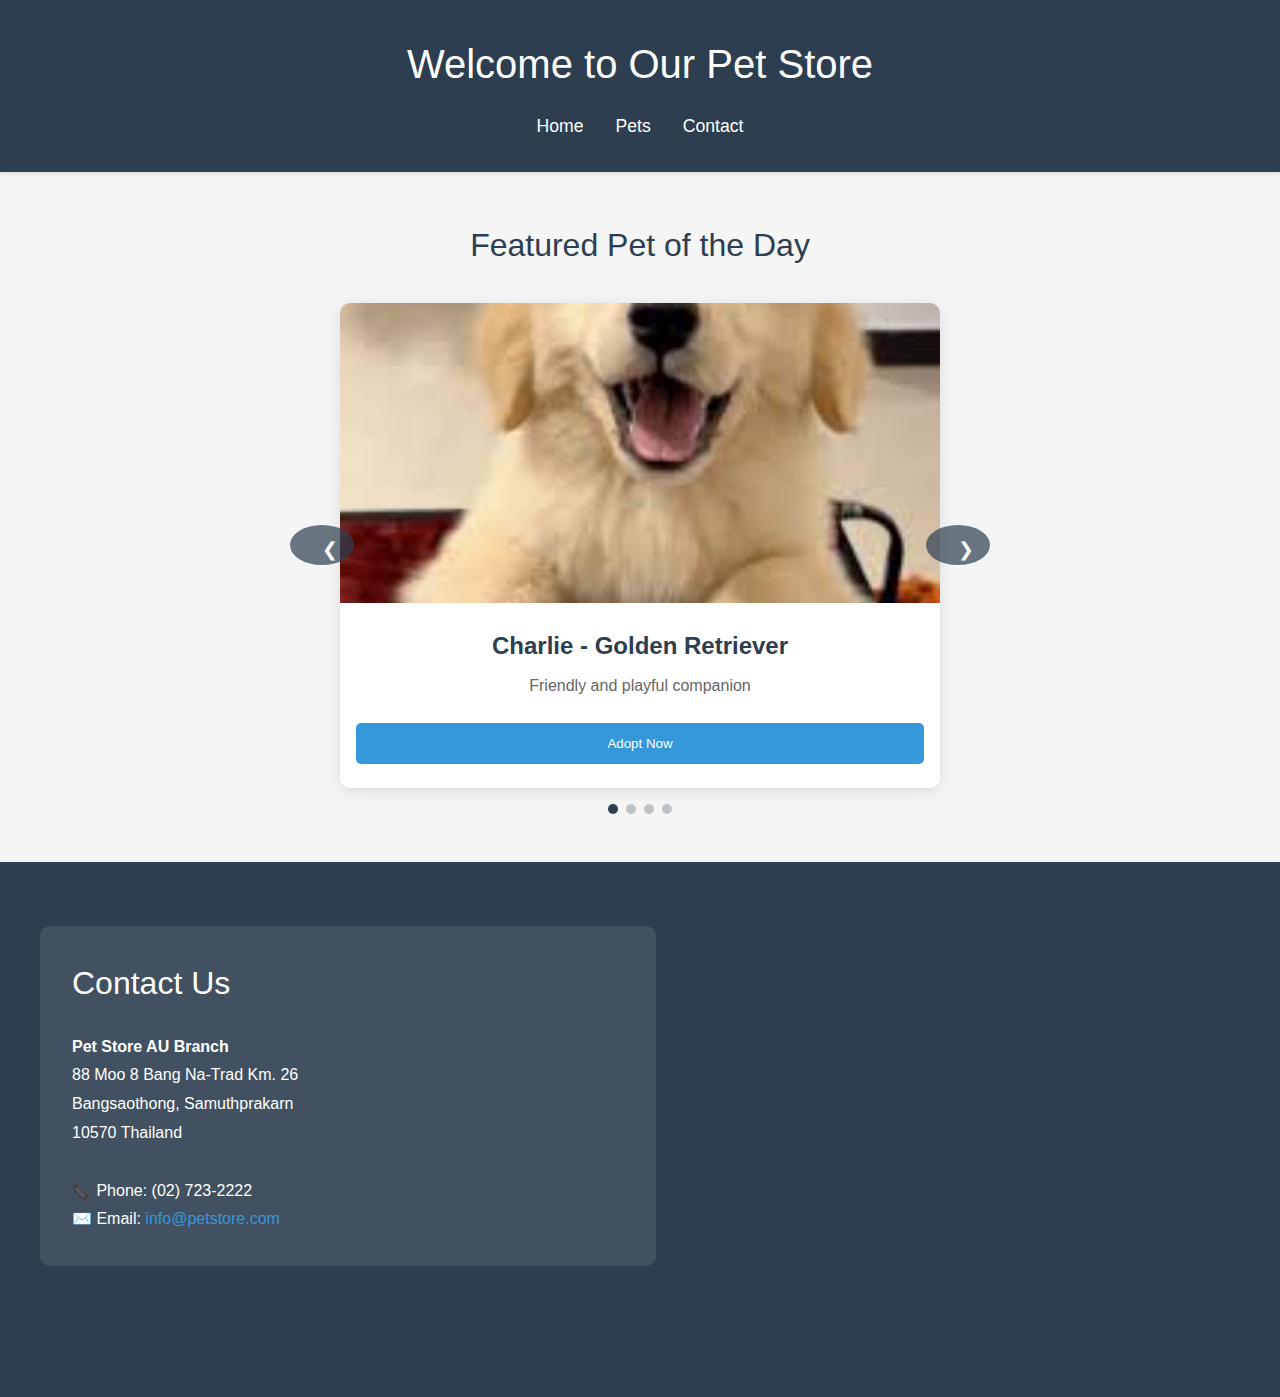
<file: index.html>
<!DOCTYPE html>
<html lang="en">
<head>
    <meta charset="UTF-8">
    <meta name="viewport" content="width=device-width, initial-scale=1.0">
    <title>Welcome to Our Pet Store</title>
    <link rel="stylesheet" href="css/common.css">
    <link rel="stylesheet" href="css/styles.css">
</head>
<body>
    <header>
        <h1>Welcome to Our Pet Store</h1>
        <nav>
            <ul>
                <li><a href="index.html">Home</a></li>
                <li><a href="pets.html">Pets</a></li>
                <li><a href="#contact">Contact</a></li>
            </ul>
        </nav>
    </header>

    <main>
        <section class="featured-pets">
            <h2>Featured Pet of the Day</h2>
            <div class="carousel-container">
                <button class="carousel-btn prev" onclick="moveCarousel(-1)">❮</button>
                <div class="carousel-wrapper">
                    <div class="pet-cards">
                        <div class="pet-card">
                            <img src="img/dog.jpg" alt="Charlie - Golden Retriever">
                            <h3>Charlie - Golden Retriever</h3>
                            <p>Friendly and playful companion</p>
                            <button class="adopt-btn" onclick="adoptPet()">Adopt Now</button>
                        </div>
                        <div class="pet-card">
                            <img src="img/cat.webp" alt="Milo - British Shorthair">
                            <h3>Milo - British Shorthair</h3>
                            <p>Gentle and affectionate friend</p>
                            <button class="adopt-btn" onclick="adoptPet()">Adopt Now</button>
                        </div>
                        <div class="pet-card">
                            <img src="img/birds/bird01.jpg" alt="Rio - Colorful Bird">
                            <h3>Rio - Colorful Bird</h3>
                            <p>Cheerful singing companion</p>
                            <button class="adopt-btn" onclick="adoptPet()">Adopt Now</button>
                        </div>
                        <div class="pet-card">
                            <img src="img/capybaras/capybara01.jpg" alt="Cappy - Friendly Capybara">
                            <h3>Cappy - Friendly Capybara</h3>
                            <p>Social and unique pet</p>
                            <button class="adopt-btn" onclick="adoptPet()">Adopt Now</button>
                        </div>
                    </div>
                </div>
                <button class="carousel-btn next" onclick="moveCarousel(1)">❯</button>
            </div>
            <div class="carousel-dots">
                <!-- Dots will be added by JavaScript -->
            </div>
        </section>
    </main>

    <footer id="contact">
        <div class="contact-container">
            <div class="contact-info">
                <h2>Contact Us</h2>
                <address>
                    <p><strong>Pet Store AU Branch</strong></p>
                    <p>88 Moo 8 Bang Na-Trad Km. 26</p>
                    <p>Bangsaothong, Samuthprakarn</p>
                    <p>10570 Thailand</p>
                    <br>
                    <p>📞 Phone: (02) 723-2222</p>
                    <p>✉️ Email: <a href="mailto:info@petstore.com">info@petstore.com</a></p>
                </address>
            </div>
            <div class="map-container">
                <iframe src="https://www.google.com/maps/embed?pb=!1m18!1m12!1m3!1d1636.0489773417344!2d100.83795144993377!3d13.612711846399785!2m3!1f0!2f0!3f0!3m2!1i1024!2i768!4f13.1!3m3!1m2!1s0x311d430e775155f9%3A0xf01923824353260!2sAssumption%20University%20Suvarnabhumi%20Campus!5e0!3m2!1sen!2sth!4v1749630473050!5m2!1sen!2sth" width="600" height="450" style="border:0;" allowfullscreen="" loading="lazy" referrerpolicy="no-referrer-when-downgrade"></iframe>
            </div>
        </div>
    </footer>

    <script src="script.js"></script>
</body>
</html>
</file>
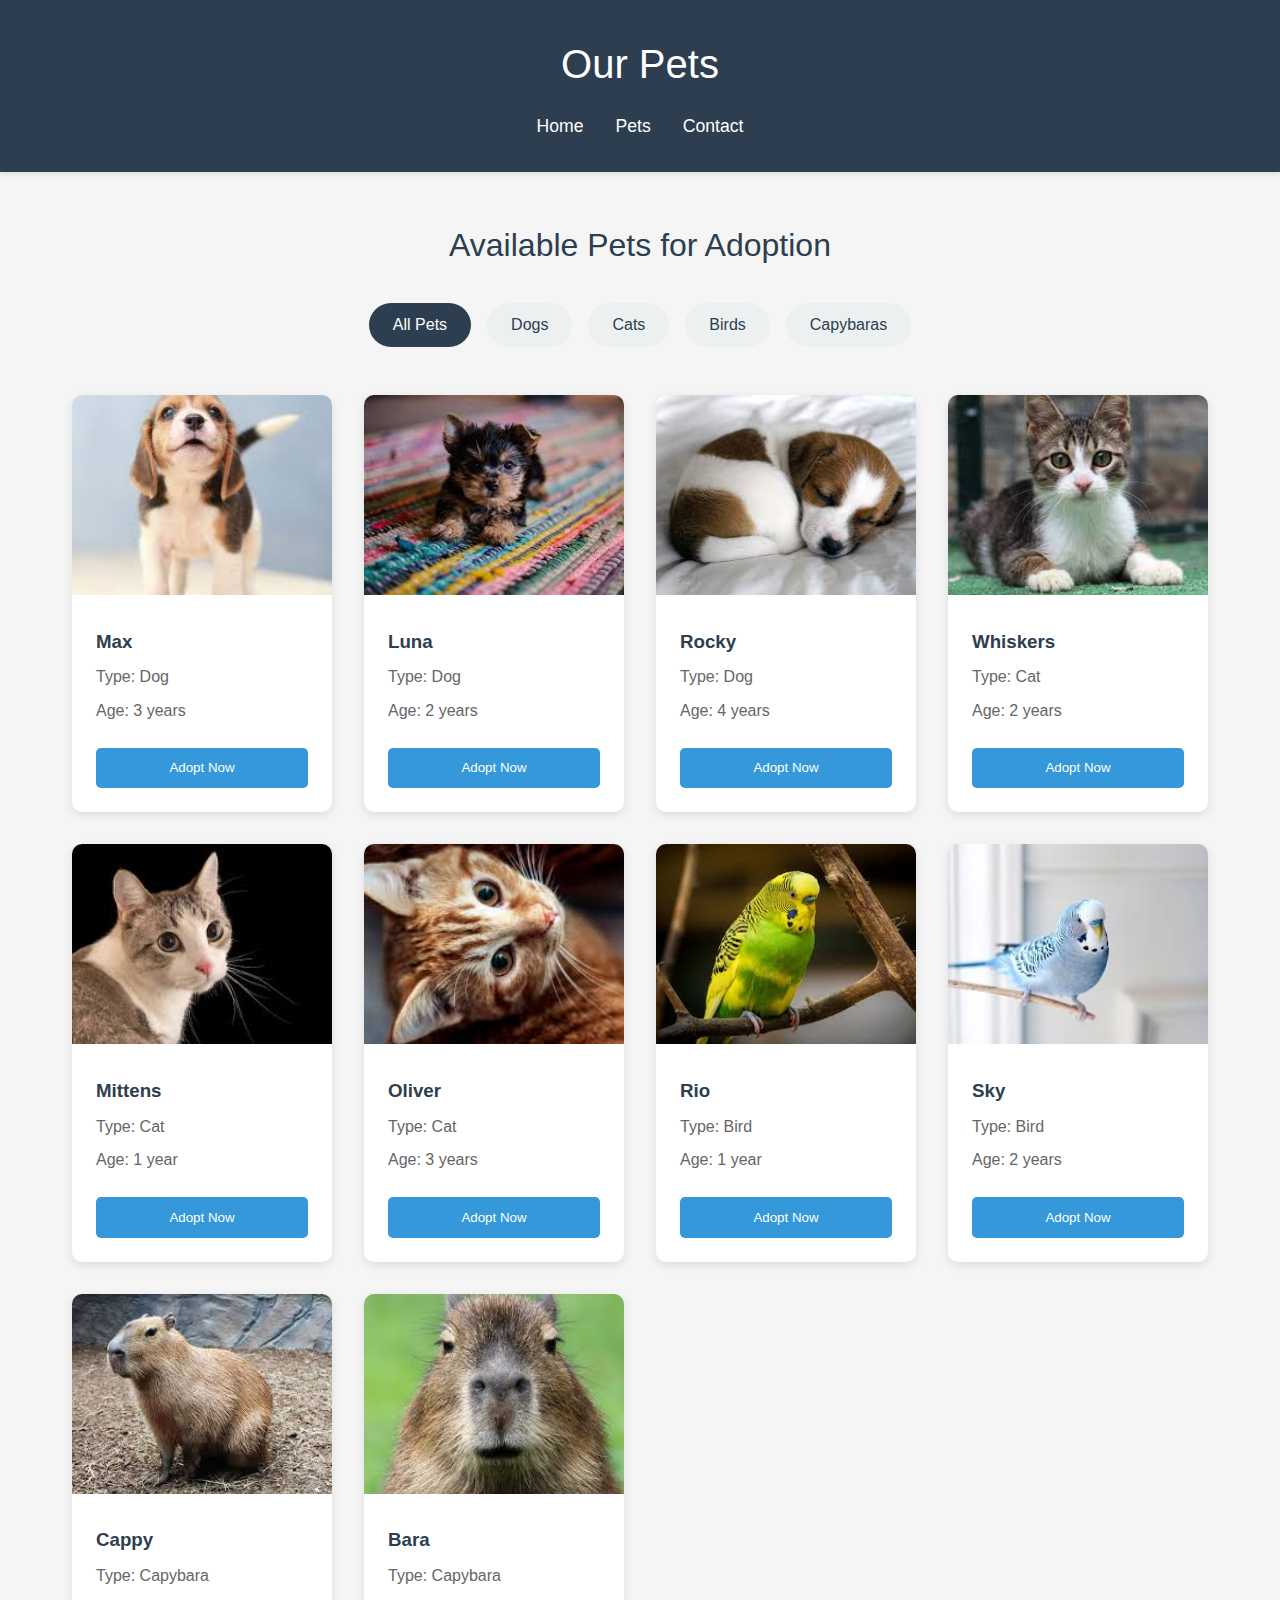
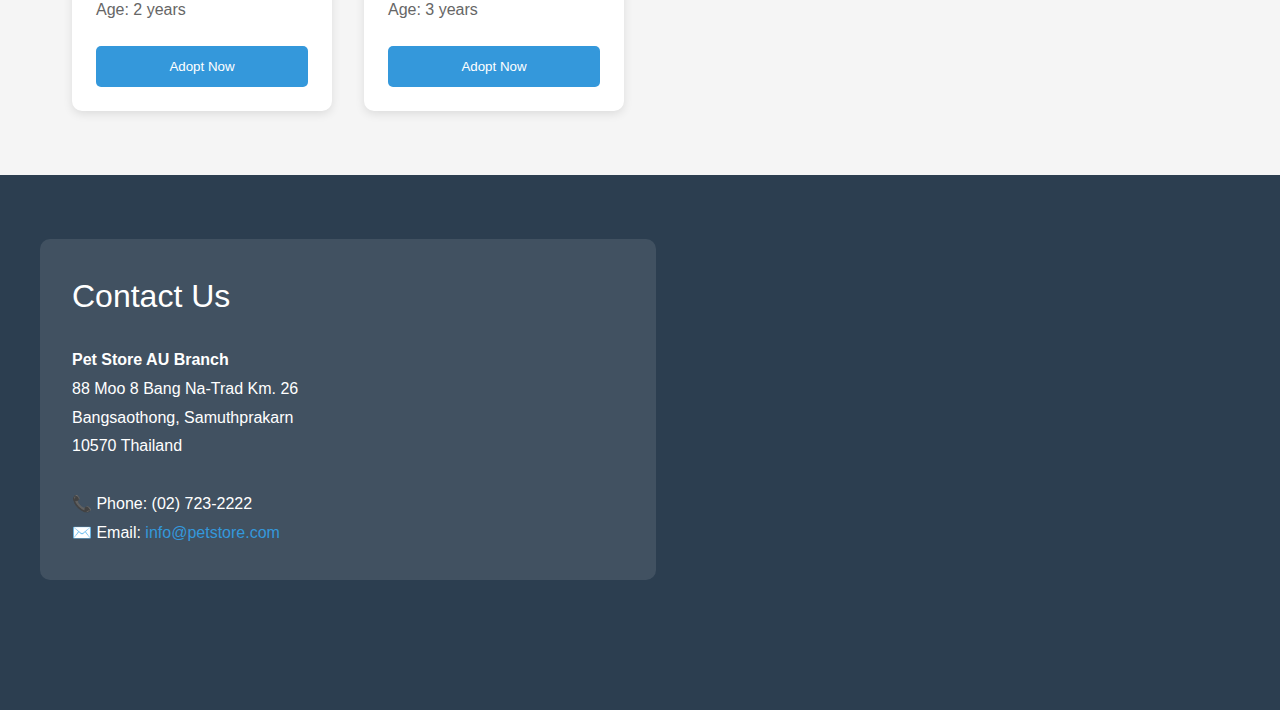
<file: pets.html>
<!DOCTYPE html>
<html lang="en">
<head>
    <meta charset="UTF-8">
    <meta name="viewport" content="width=device-width, initial-scale=1.0">
    <title>Our Pets - Pet Store</title>
    <link rel="stylesheet" href="css/common.css">
    <link rel="stylesheet" href="css/pets.css">
</head>
<body>
    <header>
        <h1>Our Pets</h1>
        <nav>
            <ul>
                <li><a href="index.html">Home</a></li>
                <li><a href="pets.html">Pets</a></li>
                <li><a href="index.html#contact">Contact</a></li>
            </ul>
        </nav>
    </header>

    <main class="pets-container">
        <h2>Available Pets for Adoption</h2>
        <div id="pet-list">
            <!-- Pets will be loaded here dynamically -->
        </div>
    </main>

    <footer id="contact">
        <div class="contact-container">
            <div class="contact-info">
                <h2>Contact Us</h2>
                <address>
                    <p><strong>Pet Store AU Branch</strong></p>
                    <p>88 Moo 8 Bang Na-Trad Km. 26</p>
                    <p>Bangsaothong, Samuthprakarn</p>
                    <p>10570 Thailand</p>
                    <br>
                    <p>📞 Phone: (02) 723-2222</p>
                    <p>✉️ Email: <a href="mailto:info@petstore.com">info@petstore.com</a></p>
                </address>
            </div>
            <div class="map-container">
                <iframe src="https://www.google.com/maps/embed?pb=!1m18!1m12!1m3!1d1636.0489773417344!2d100.83795144993377!3d13.612711846399785!2m3!1f0!2f0!3f0!3m2!1i1024!2i768!4f13.1!3m3!1m2!1s0x311d430e775155f9%3A0xf01923824353260!2sAssumption%20University%20Suvarnabhumi%20Campus!5e0!3m2!1sen!2sth!4v1749630473050!5m2!1sen!2sth" width="600" height="450" style="border:0;" allowfullscreen="" loading="lazy" referrerpolicy="no-referrer-when-downgrade"></iframe>
            </div>
        </div>
    </footer>

    <script src="script.js"></script>
</body>
</html>
</file>
<file: css/common.css>
/* Common styles for all pages */
* {
    margin: 0;
    padding: 0;
    box-sizing: border-box;
}

body {
    font-family: 'Segoe UI', Tahoma, Geneva, Verdana, sans-serif;
    line-height: 1.6;
    color: #333;
    background-color: #f5f5f5;
}

/* Header styles */
header {
    background-color: #2c3e50;
    color: white;
    padding: 2rem 0;
    text-align: center;
    box-shadow: 0 2px 5px rgba(0,0,0,0.1);
}

header h1 {
    margin-bottom: 1rem;
    font-size: 2.5rem;
    font-weight: 300;
}

nav ul {
    list-style: none;
    display: flex;
    justify-content: center;
    gap: 2rem;
}

nav a {
    color: white;
    text-decoration: none;
    font-size: 1.1rem;
    transition: color 0.3s ease;
}

nav a:hover {
    color: #3498db;
}

/* Footer and Contact styles */
footer {
    background-color: #2c3e50;
    color: white;
    padding: 4rem 2rem;
    margin-top: 3rem;
}

.contact-container {
    max-width: 1200px;
    margin: 0 auto;
    display: flex;
    gap: 2rem;
    align-items: flex-start;
    justify-content: space-between;
}

.contact-info {
    flex: 1;
    padding: 2rem;
    background-color: rgba(255, 255, 255, 0.1);
    border-radius: 10px;
}

.contact-info h2 {
    margin-bottom: 1.5rem;
    font-size: 2rem;
    font-weight: 300;
}

.contact-info address {
    font-style: normal;
    line-height: 1.8;
}

.contact-info a {
    color: #3498db;
    text-decoration: none;
}

.contact-info a:hover {
    text-decoration: underline;
}

.map-container {
    flex: 1;
    border-radius: 10px;
    overflow: hidden;
}

.map-container iframe {
    width: 100%;
    height: 400px;
    border-radius: 10px;
}

/* Common button styles */
button {
    background-color: #3498db;
    color: white;
    border: none;
    padding: 0.8rem 2rem;
    border-radius: 5px;
    cursor: pointer;
    transition: background-color 0.3s ease;
}

button:hover {
    background-color: #2980b9;
}

/* Responsive design */
@media (max-width: 768px) {
    .contact-container {
        flex-direction: column;
    }

    .contact-info, .map-container {
        width: 100%;
    }

    .map-container iframe {
        height: 300px;
    }
}
</file>
<file: css/pets.css>
/* Pets page specific styles */
.pets-container {
    max-width: 1200px;
    margin: 3rem auto;
    padding: 0 1rem;
}

.pets-container h2 {
    text-align: center;
    color: #2c3e50;
    margin-bottom: 2rem;
    font-size: 2rem;
    font-weight: 300;
}

/* Filter buttons */
.filter-buttons {
    display: flex;
    justify-content: center;
    gap: 1rem;
    margin-bottom: 2rem;
    flex-wrap: wrap;
}

.filter-btn {
    background-color: #ecf0f1;
    color: #2c3e50;
    border: none;
    padding: 0.8rem 1.5rem;
    border-radius: 25px;
    cursor: pointer;
    transition: all 0.3s ease;
    font-size: 1rem;
}

.filter-btn:hover {
    background-color: #3498db;
    color: white;
}

.filter-btn.active {
    background-color: #2c3e50;
    color: white;
}

/* Pet grid */
#pet-list {
    display: grid;
    grid-template-columns: repeat(auto-fill, minmax(250px, 1fr));
    gap: 2rem;
    padding: 1rem;
}

.pet {
    background: white;
    border-radius: 10px;
    overflow: hidden;
    box-shadow: 0 3px 10px rgba(0,0,0,0.1);
    transition: transform 0.3s ease;
}

.pet:hover {
    transform: translateY(-5px);
}

.pet img {
    width: 100%;
    height: 200px;
    object-fit: cover;
}

.pet-info {
    padding: 1.5rem;
}

.pet h3 {
    color: #2c3e50;
    margin-bottom: 0.5rem;
}

.pet p {
    color: #666;
    margin-bottom: 0.5rem;
}

.pet button {
    width: 100%;
    margin-top: 1rem;
}

/* Responsive adjustments */
@media (max-width: 768px) {
    .filter-buttons {
        gap: 0.5rem;
    }
    
    .filter-btn {
        padding: 0.6rem 1rem;
        font-size: 0.9rem;
    }
    
    #pet-list {
        grid-template-columns: repeat(auto-fill, minmax(200px, 1fr));
        gap: 1rem;
    }
}
</file>
<file: css/styles.css>
/* Reset and base styles */
* {
    margin: 0;
    padding: 0;
    box-sizing: border-box;
}

body {
    font-family: 'Segoe UI', Tahoma, Geneva, Verdana, sans-serif;
    line-height: 1.6;
    color: #333;
    background-color: #f5f5f5;
}

/* Header styles */
header {
    background-color: #2c3e50;
    color: white;
    padding: 2rem 0;
    text-align: center;
    box-shadow: 0 2px 5px rgba(0,0,0,0.1);
}

header h1 {
    margin-bottom: 1rem;
    font-size: 2.5rem;
    font-weight: 300;
}

nav ul {
    list-style: none;
    display: flex;
    justify-content: center;
    gap: 2rem;
}

nav a {
    color: white;
    text-decoration: none;
    font-size: 1.1rem;
    transition: color 0.3s ease;
}

nav a:hover {
    color: #3498db;
}

/* Main content styles */
main {
    max-width: 1200px;
    margin: 3rem auto;
    padding: 0 1rem;
}

.featured-pets {
    text-align: center;
}

.featured-pets h2 {
    color: #2c3e50;
    margin-bottom: 2rem;
    font-size: 2rem;
    font-weight: 300;
}

/* Carousel styles */
.carousel-container {
    position: relative;
    max-width: 600px;
    margin: 0 auto;
}

.carousel-wrapper {
    overflow: hidden;
    border-radius: 10px;
    box-shadow: 0 3px 15px rgba(0,0,0,0.1);
}

.pet-cards {
    display: flex;
    transition: transform 0.5s ease;
}

.pet-card {
    min-width: 100%;
    background: white;
    padding-bottom: 1rem;
}

.pet-card img {
    width: 100%;
    height: 300px;
    object-fit: cover;
}

.pet-card h3 {
    padding: 1rem 1rem 0.5rem;
    color: #2c3e50;
    font-size: 1.5rem;
}

.pet-card p {
    color: #666;
    margin-bottom: 1rem;
}

.carousel-btn {
    position: absolute;
    top: 50%;
    transform: translateY(-50%);
    background: rgba(44, 62, 80, 0.7);
    color: white;
    border: none;
    width: 40px;
    height: 40px;
    border-radius: 50%;
    cursor: pointer;
    font-size: 1.2rem;
    transition: background-color 0.3s ease;
    z-index: 2;
}

.carousel-btn:hover {
    background: rgba(44, 62, 80, 0.9);
}

.carousel-btn.prev {
    left: -50px;
}

.carousel-btn.next {
    right: -50px;
}

.carousel-dots {
    display: flex;
    justify-content: center;
    gap: 0.5rem;
    margin-top: 1rem;
}

.dot {
    width: 10px;
    height: 10px;
    border-radius: 50%;
    background: #bdc3c7;
    cursor: pointer;
    transition: background-color 0.3s ease;
}

.dot.active {
    background: #2c3e50;
}

.adopt-btn {
    background-color: #3498db;
    color: white;
    border: none;
    padding: 0.8rem 2rem;
    margin: 0.5rem auto;
    width: calc(100% - 2rem);
    border-radius: 5px;
    cursor: pointer;
    transition: background-color 0.3s ease;
}

.adopt-btn:hover {
    background-color: #2980b9;
}

/* Footer and Contact styles */
footer {
    background-color: #2c3e50;
    color: white;
    padding: 4rem 2rem;
    margin-top: 3rem;
}

.contact-container {
    max-width: 1200px;
    margin: 0 auto;
    display: flex;
    gap: 2rem;
    align-items: flex-start;
    justify-content: space-between;
}

.contact-info {
    flex: 1;
    padding: 2rem;
    background-color: rgba(255, 255, 255, 0.1);
    border-radius: 10px;
}

.contact-info h2 {
    margin-bottom: 1.5rem;
    font-size: 2rem;
    font-weight: 300;
}

.contact-info address {
    font-style: normal;
    line-height: 1.8;
}

.contact-info a {
    color: #3498db;
    text-decoration: none;
}

.contact-info a:hover {
    text-decoration: underline;
}

.map-container {
    flex: 1;
    border-radius: 10px;
    overflow: hidden;
}

.map-container iframe {
    width: 100%;
    height: 400px;
    border-radius: 10px;
}

/* Responsive design for contact section */
@media (max-width: 768px) {
    .contact-container {
        flex-direction: column;
    }

    .contact-info, .map-container {
        width: 100%;
    }

    .map-container iframe {
        height: 300px;
    }

    .carousel-container {
        max-width: 100%;
    }

    .carousel-btn {
        width: 30px;
        height: 30px;
        font-size: 1rem;
    }

    .carousel-btn.prev {
        left: 10px;
    }

    .carousel-btn.next {
        right: 10px;
    }

    .pet-card img {
        height: 250px;
    }
}
</file>
